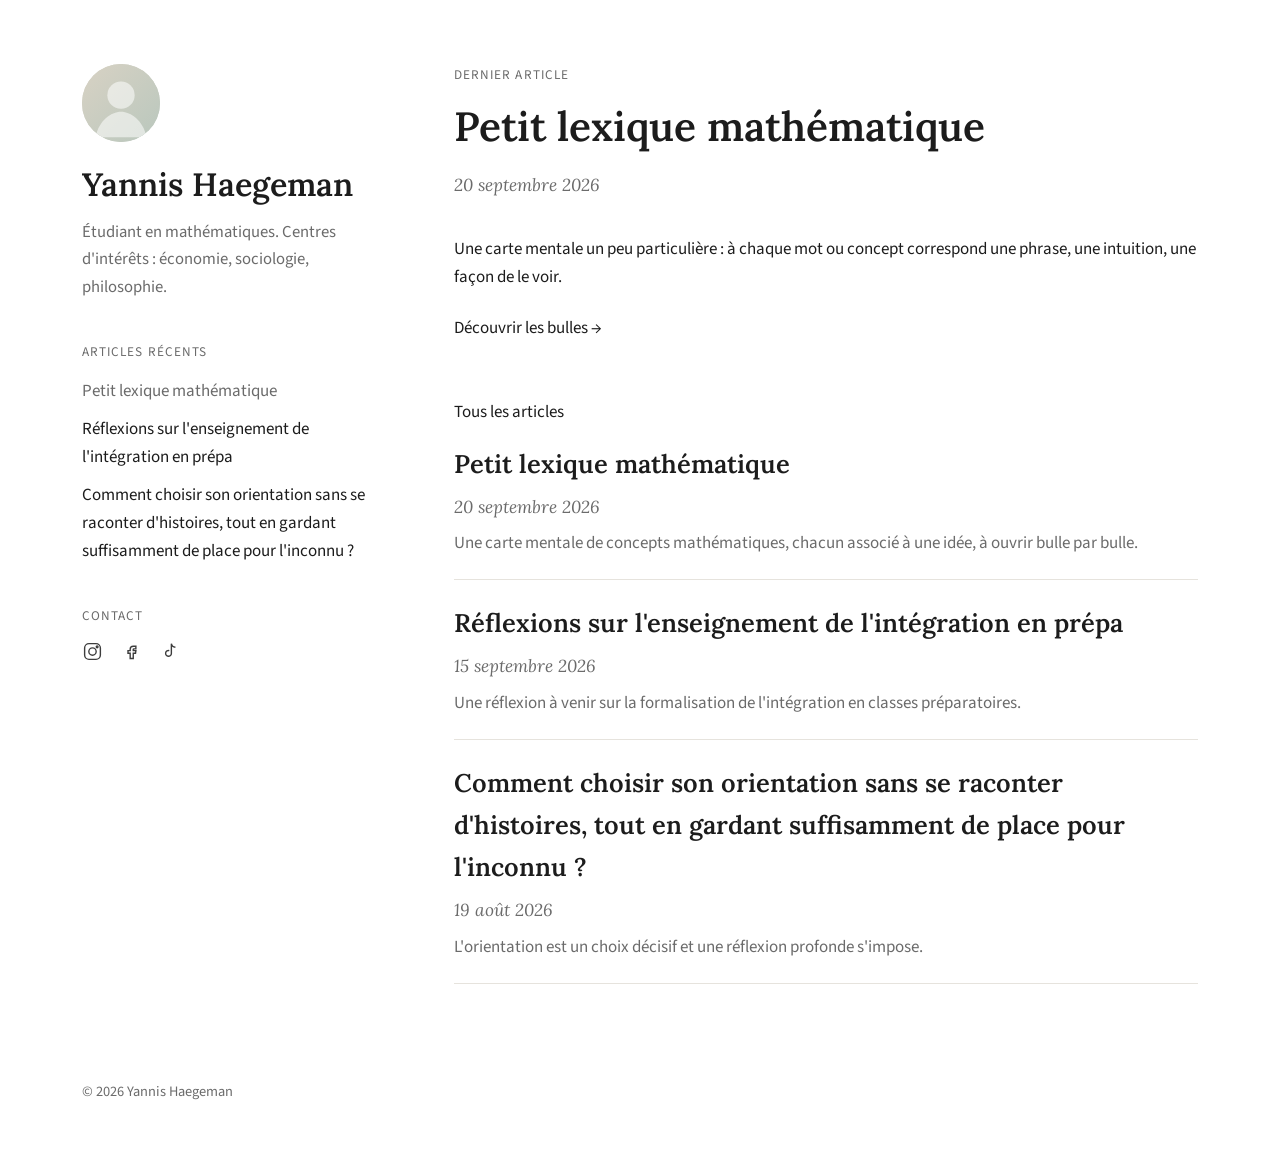
<file: index.html>
<!DOCTYPE html>
<html lang="fr">
<head>
<meta charset="UTF-8">
<title>Yannis Haegeman — Blog</title>
<meta name="viewport" content="width=device-width, initial-scale=1">
<meta name="description" content="Réflexions sur l'orientation, les mathématiques et l'enseignement.">
<link rel="preconnect" href="https://fonts.googleapis.com">
<link rel="preconnect" href="https://fonts.gstatic.com" crossorigin>
<link href="https://fonts.googleapis.com/css2?family=Lora:ital,wght@0,400;0,500;0,600;1,400&family=Source+Sans+3:wght@400;500&display=swap" rel="stylesheet">
<link rel="stylesheet" href="/assets/css/style.css">
</head>
<body>
<div class="layout">

  <aside class="sidebar">
    <div class="avatar"><img src="/assets/img/avatar-placeholder.svg" alt="Photo de Yannis Haegeman"></div>
    <h1>Yannis Haegeman</h1>
    <p class="bio">Étudiant en mathématiques. Centres d'intérêts : économie, sociologie, philosophie.</p>

    <p class="section-label">Articles récents</p>
    <ul class="post-list">
      <li><a href="/articles/lexique-mathematique" class="current">Petit lexique mathématique</a></li>
      <li><a href="/articles/reflexions-integration-prepa">Réflexions sur l'enseignement de l'intégration en prépa</a></li>
      <li><a href="/articles/comment-choisir-son-orientation">Comment choisir son orientation sans se raconter d'histoires, tout en gardant suffisamment de place pour l'inconnu ?</a></li>
    </ul>

    <p class="section-label">Contact</p>
    <div class="contact-icons">
      <a href="#" aria-label="Instagram">
        <svg viewBox="0 0 24 24" fill="none" stroke="currentColor" stroke-width="1.6"><rect x="3" y="3" width="18" height="18" rx="5"/><circle cx="12" cy="12" r="4.2"/><circle cx="17.3" cy="6.7" r="1"/></svg>
      </a>
      <a href="#" aria-label="Facebook">
        <svg viewBox="0 0 24 24" fill="none" stroke="currentColor" stroke-width="1.6"><path d="M14 9h3V6h-3c-2 0-3.5 1.5-3.5 3.5V11H8v3h2.5v6H14v-6h2.6l.4-3H14V9.8c0-.5.3-.8.8-.8Z"/></svg>
      </a>
      <a href="#" aria-label="TikTok">
        <svg viewBox="0 0 24 24" fill="none" stroke="currentColor" stroke-width="1.6"><path d="M13 3v11.2a3.3 3.3 0 1 1-2.4-3.2M13 3c.4 2.4 2.1 4 4.6 4.2"/></svg>
      </a>
    </div>
  </aside>

  <main class="content">
    <p class="eyebrow">Dernier article</p>
    <h2 class="post-title">Petit lexique mathématique</h2>
    <p class="post-date">20 septembre 2026</p>

    <div class="post-body">
      <p>Une carte mentale un peu particulière&nbsp;: à chaque mot ou concept correspond une phrase, une intuition, une façon de le voir.</p>
      <p><a href="/articles/lexique-mathematique">Découvrir les bulles →</a></p>
    </div>

    <p class="section-label" style="margin-top: 56px;">Tous les articles</p>
    <ul class="post-list-full">
      <li>
        <h3><a href="/articles/lexique-mathematique">Petit lexique mathématique</a></h3>
        <p class="post-date" style="margin-bottom:0;">20 septembre 2026</p>
        <p class="excerpt">Une carte mentale de concepts mathématiques, chacun associé à une idée, à ouvrir bulle par bulle.</p>
      </li>
      <li>
        <h3><a href="/articles/reflexions-integration-prepa">Réflexions sur l'enseignement de l'intégration en prépa</a></h3>
        <p class="post-date" style="margin-bottom:0;">15 septembre 2026</p>
        <p class="excerpt">Une réflexion à venir sur la formalisation de l'intégration en classes préparatoires.</p>
      </li>
      <li>
        <h3><a href="/articles/comment-choisir-son-orientation">Comment choisir son orientation sans se raconter d'histoires, tout en gardant suffisamment de place pour l'inconnu ?</a></h3>
        <p class="post-date" style="margin-bottom:0;">19 août 2026</p>
        <p class="excerpt">L'orientation est un choix décisif et une réflexion profonde s'impose.</p>
      </li>
    </ul>
  </main>

</div>

<footer class="site-footer">© 2026 Yannis Haegeman</footer>
</body>
</html>
</file>
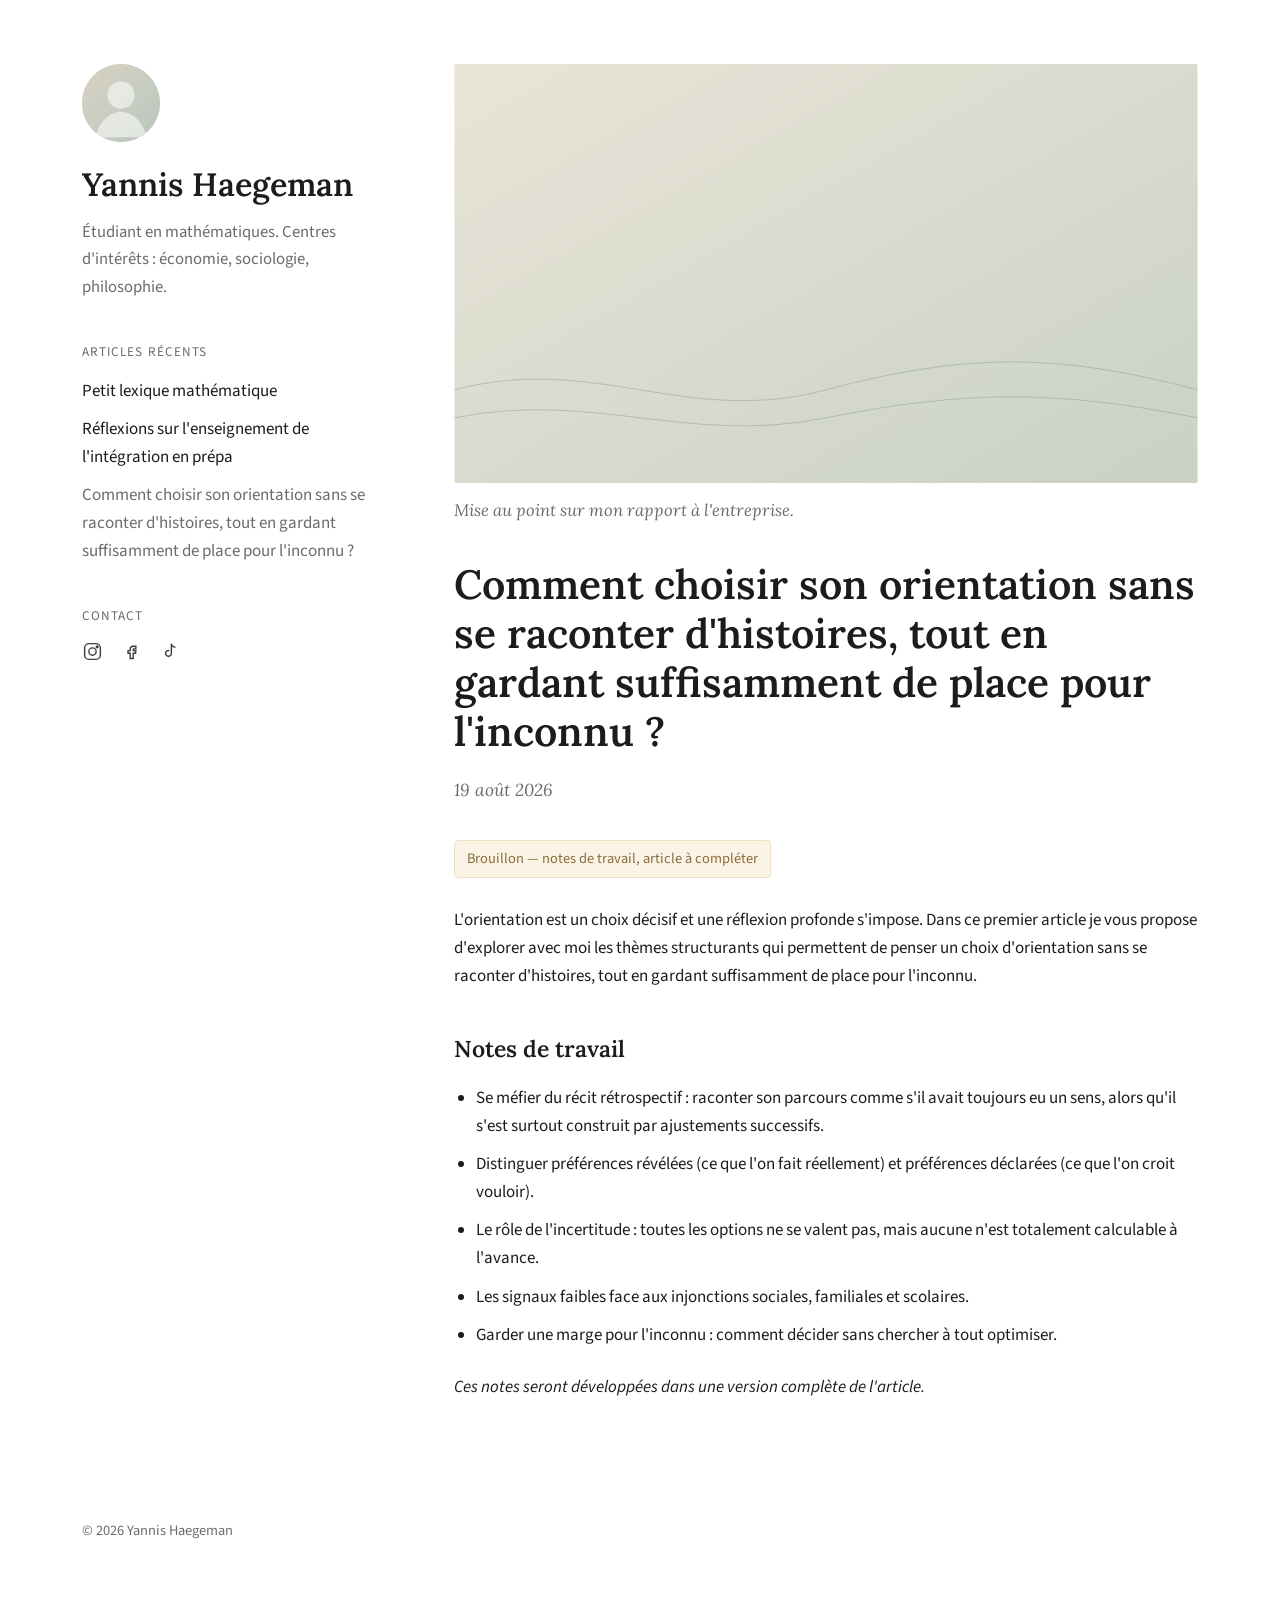
<file: articles/comment-choisir-son-orientation.html>
<!DOCTYPE html>
<html lang="fr">
<head>
<meta charset="UTF-8">
<title>Comment choisir son orientation sans se raconter d'histoires — Yannis Haegeman</title>
<meta name="viewport" content="width=device-width, initial-scale=1">
<meta name="description" content="L'orientation est un choix décisif et une réflexion profonde s'impose.">
<link rel="preconnect" href="https://fonts.googleapis.com">
<link rel="preconnect" href="https://fonts.gstatic.com" crossorigin>
<link href="https://fonts.googleapis.com/css2?family=Lora:ital,wght@0,400;0,500;0,600;1,400&family=Source+Sans+3:wght@400;500&display=swap" rel="stylesheet">
<link rel="stylesheet" href="/assets/css/style.css">
</head>
<body>
<div class="layout">

  <aside class="sidebar">
    <div class="avatar"><img src="/assets/img/avatar-placeholder.svg" alt="Photo de Yannis Haegeman"></div>
    <h1>Yannis Haegeman</h1>
    <p class="bio">Étudiant en mathématiques. Centres d'intérêts : économie, sociologie, philosophie.</p>

    <p class="section-label">Articles récents</p>
    <ul class="post-list">
      <li><a href="/articles/lexique-mathematique">Petit lexique mathématique</a></li>
      <li><a href="/articles/reflexions-integration-prepa">Réflexions sur l'enseignement de l'intégration en prépa</a></li>
      <li><a href="/articles/comment-choisir-son-orientation" class="current">Comment choisir son orientation sans se raconter d'histoires, tout en gardant suffisamment de place pour l'inconnu ?</a></li>
    </ul>

    <p class="section-label">Contact</p>
    <div class="contact-icons">
      <a href="#" aria-label="Instagram">
        <svg viewBox="0 0 24 24" fill="none" stroke="currentColor" stroke-width="1.6"><rect x="3" y="3" width="18" height="18" rx="5"/><circle cx="12" cy="12" r="4.2"/><circle cx="17.3" cy="6.7" r="1"/></svg>
      </a>
      <a href="#" aria-label="Facebook">
        <svg viewBox="0 0 24 24" fill="none" stroke="currentColor" stroke-width="1.6"><path d="M14 9h3V6h-3c-2 0-3.5 1.5-3.5 3.5V11H8v3h2.5v6H14v-6h2.6l.4-3H14V9.8c0-.5.3-.8.8-.8Z"/></svg>
      </a>
      <a href="#" aria-label="TikTok">
        <svg viewBox="0 0 24 24" fill="none" stroke="currentColor" stroke-width="1.6"><path d="M13 3v11.2a3.3 3.3 0 1 1-2.4-3.2M13 3c.4 2.4 2.1 4 4.6 4.2"/></svg>
      </a>
    </div>
  </aside>

  <main class="content">
    <div class="hero"><img src="/assets/img/hero-orientation.svg" alt=""></div>
    <p class="hero-caption">Mise au point sur mon rapport à l'entreprise.</p>

    <h2 class="post-title">Comment choisir son orientation sans se raconter d'histoires, tout en gardant suffisamment de place pour l'inconnu&nbsp;?</h2>
    <p class="post-date">19 août 2026</p>

    <span class="draft-note">Brouillon — notes de travail, article à compléter</span>

    <div class="post-body">
      <p>L'orientation est un choix décisif et une réflexion profonde s'impose. Dans ce premier article je vous propose d'explorer avec moi les thèmes structurants qui permettent de penser un choix d'orientation sans se raconter d'histoires, tout en gardant suffisamment de place pour l'inconnu.</p>

      <h3>Notes de travail</h3>
      <ul>
        <li>Se méfier du récit rétrospectif : raconter son parcours comme s'il avait toujours eu un sens, alors qu'il s'est surtout construit par ajustements successifs.</li>
        <li>Distinguer préférences révélées (ce que l'on fait réellement) et préférences déclarées (ce que l'on croit vouloir).</li>
        <li>Le rôle de l'incertitude : toutes les options ne se valent pas, mais aucune n'est totalement calculable à l'avance.</li>
        <li>Les signaux faibles face aux injonctions sociales, familiales et scolaires.</li>
        <li>Garder une marge pour l'inconnu : comment décider sans chercher à tout optimiser.</li>
      </ul>

      <p><em>Ces notes seront développées dans une version complète de l'article.</em></p>
    </div>
  </main>

</div>

<footer class="site-footer">© 2026 Yannis Haegeman</footer>
</body>
</html>
</file>
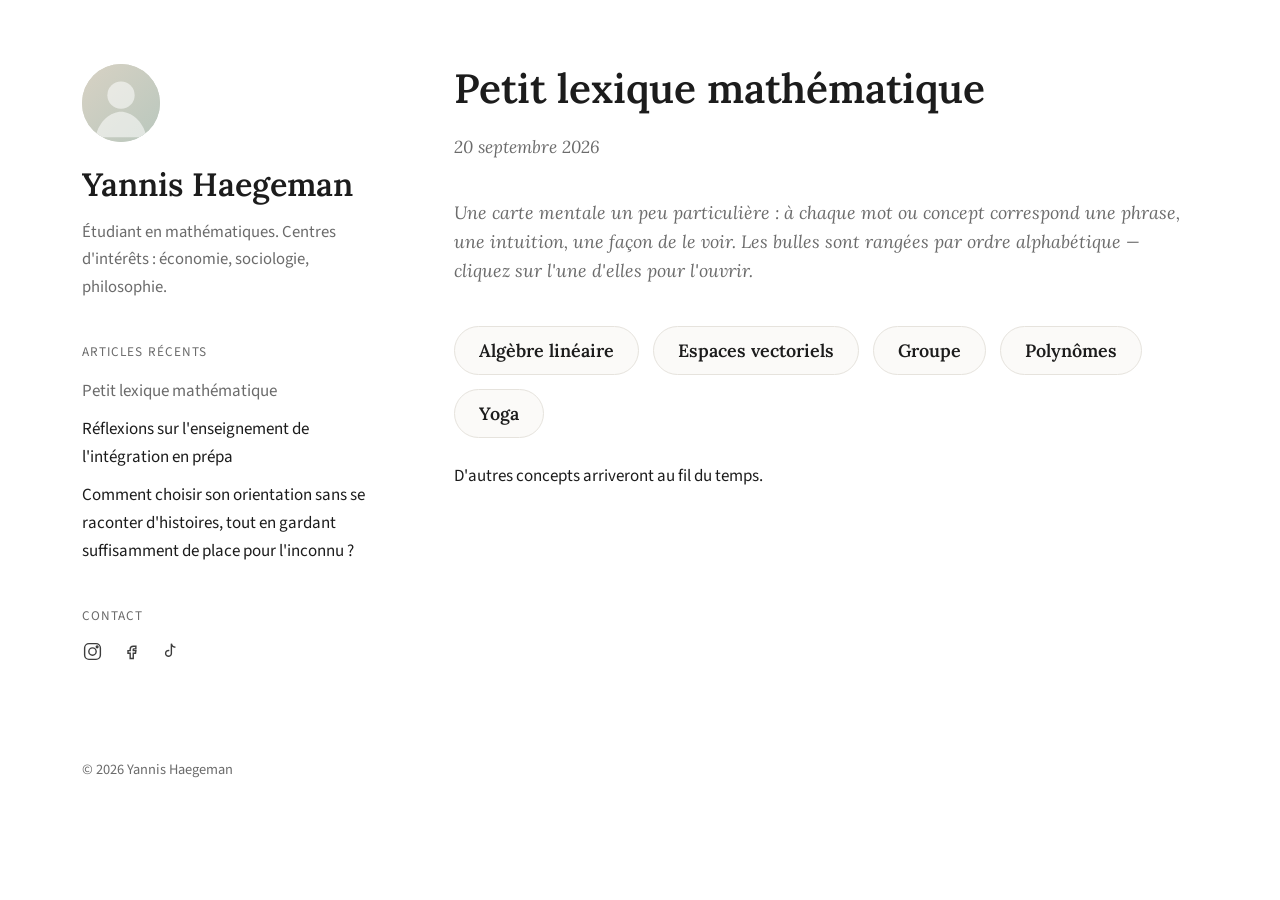
<file: articles/lexique-mathematique.html>
<!DOCTYPE html>
<html lang="fr">
<head>
<meta charset="UTF-8">
<title>Petit lexique mathématique — Yannis Haegeman</title>
<meta name="viewport" content="width=device-width, initial-scale=1">
<meta name="description" content="Une carte mentale où chaque concept mathématique est associé à une idée.">
<link rel="preconnect" href="https://fonts.googleapis.com">
<link rel="preconnect" href="https://fonts.gstatic.com" crossorigin>
<link href="https://fonts.googleapis.com/css2?family=Lora:ital,wght@0,400;0,500;0,600;1,400&family=Source+Sans+3:wght@400;500&display=swap" rel="stylesheet">
<link rel="stylesheet" href="/assets/css/style.css">
</head>
<body>
<div class="layout">

  <aside class="sidebar">
    <div class="avatar"><img src="/assets/img/avatar-placeholder.svg" alt="Photo de Yannis Haegeman"></div>
    <h1>Yannis Haegeman</h1>
    <p class="bio">Étudiant en mathématiques. Centres d'intérêts : économie, sociologie, philosophie.</p>

    <p class="section-label">Articles récents</p>
    <ul class="post-list">
      <li><a href="/articles/lexique-mathematique" class="current">Petit lexique mathématique</a></li>
      <li><a href="/articles/reflexions-integration-prepa">Réflexions sur l'enseignement de l'intégration en prépa</a></li>
      <li><a href="/articles/comment-choisir-son-orientation">Comment choisir son orientation sans se raconter d'histoires, tout en gardant suffisamment de place pour l'inconnu ?</a></li>
    </ul>

    <p class="section-label">Contact</p>
    <div class="contact-icons">
      <a href="#" aria-label="Instagram">
        <svg viewBox="0 0 24 24" fill="none" stroke="currentColor" stroke-width="1.6"><rect x="3" y="3" width="18" height="18" rx="5"/><circle cx="12" cy="12" r="4.2"/><circle cx="17.3" cy="6.7" r="1"/></svg>
      </a>
      <a href="#" aria-label="Facebook">
        <svg viewBox="0 0 24 24" fill="none" stroke="currentColor" stroke-width="1.6"><path d="M14 9h3V6h-3c-2 0-3.5 1.5-3.5 3.5V11H8v3h2.5v6H14v-6h2.6l.4-3H14V9.8c0-.5.3-.8.8-.8Z"/></svg>
      </a>
      <a href="#" aria-label="TikTok">
        <svg viewBox="0 0 24 24" fill="none" stroke="currentColor" stroke-width="1.6"><path d="M13 3v11.2a3.3 3.3 0 1 1-2.4-3.2M13 3c.4 2.4 2.1 4 4.6 4.2"/></svg>
      </a>
    </div>
  </aside>

  <main class="content">
    <h2 class="post-title">Petit lexique mathématique</h2>
    <p class="post-date">20 septembre 2026</p>

    <p class="lexique-intro">Une carte mentale un peu particulière&nbsp;: à chaque mot ou concept correspond une phrase, une intuition, une façon de le voir. Les bulles sont rangées par ordre alphabétique — cliquez sur l'une d'elles pour l'ouvrir.</p>

    <ul class="bubble-grid" id="bubble-grid">
      <li><button class="bubble" data-term="Algèbre linéaire" data-definition="C'est l'étude des applications linéaires sur des espaces vectoriels de dimension finie&nbsp;; c'est plutôt l'analyse qui s'occupe de traiter des espaces vectoriels de dimension infinie.">Algèbre linéaire</button></li>
      <li><button class="bubble" data-term="Espaces vectoriels" data-definition="Généralisation de la description d'un plan en utilisant deux coordonnées.">Espaces vectoriels</button></li>
      <li><button class="bubble" data-term="Groupe" data-definition="Les groupes caractérisent l'idée même que nous nous faisons de symétrie.">Groupe</button></li>
      <li><button class="bubble" data-term="Polynômes" data-definition="Le couteau suisse du programme, avec une mention spéciale en algèbre linéaire&nbsp;: ils annoncent la fin de la réduction.">Polynômes</button></li>
      <li><button class="bubble" data-term="Yoga" data-definition="Refuser d'y apporter une explication.">Yoga</button></li>
    </ul>

    <p class="section-label" style="margin-top:8px;">D'autres concepts arriveront au fil du temps.</p>
  </main>

</div>

<div class="bubble-overlay" id="bubble-overlay">
  <div class="bubble-card" role="dialog" aria-modal="true" aria-labelledby="bubble-card-title">
    <button class="bubble-close" id="bubble-close" aria-label="Fermer">&times;</button>
    <h3 id="bubble-card-title"></h3>
    <p id="bubble-card-text"></p>
  </div>
</div>

<footer class="site-footer">© 2026 Yannis Haegeman</footer>

<script>
(function () {
  var overlay = document.getElementById('bubble-overlay');
  var titleEl = document.getElementById('bubble-card-title');
  var textEl = document.getElementById('bubble-card-text');
  var closeBtn = document.getElementById('bubble-close');

  function openBubble(bubble) {
    titleEl.textContent = bubble.getAttribute('data-term');
    textEl.innerHTML = bubble.getAttribute('data-definition');
    overlay.classList.add('is-active');
  }

  function closeBubble() {
    overlay.classList.remove('is-active');
  }

  document.querySelectorAll('.bubble').forEach(function (bubble) {
    bubble.addEventListener('click', function () { openBubble(bubble); });
  });

  closeBtn.addEventListener('click', closeBubble);
  overlay.addEventListener('click', function (e) {
    if (e.target === overlay) closeBubble();
  });
  document.addEventListener('keydown', function (e) {
    if (e.key === 'Escape') closeBubble();
  });
})();
</script>
</body>
</html>
</file>
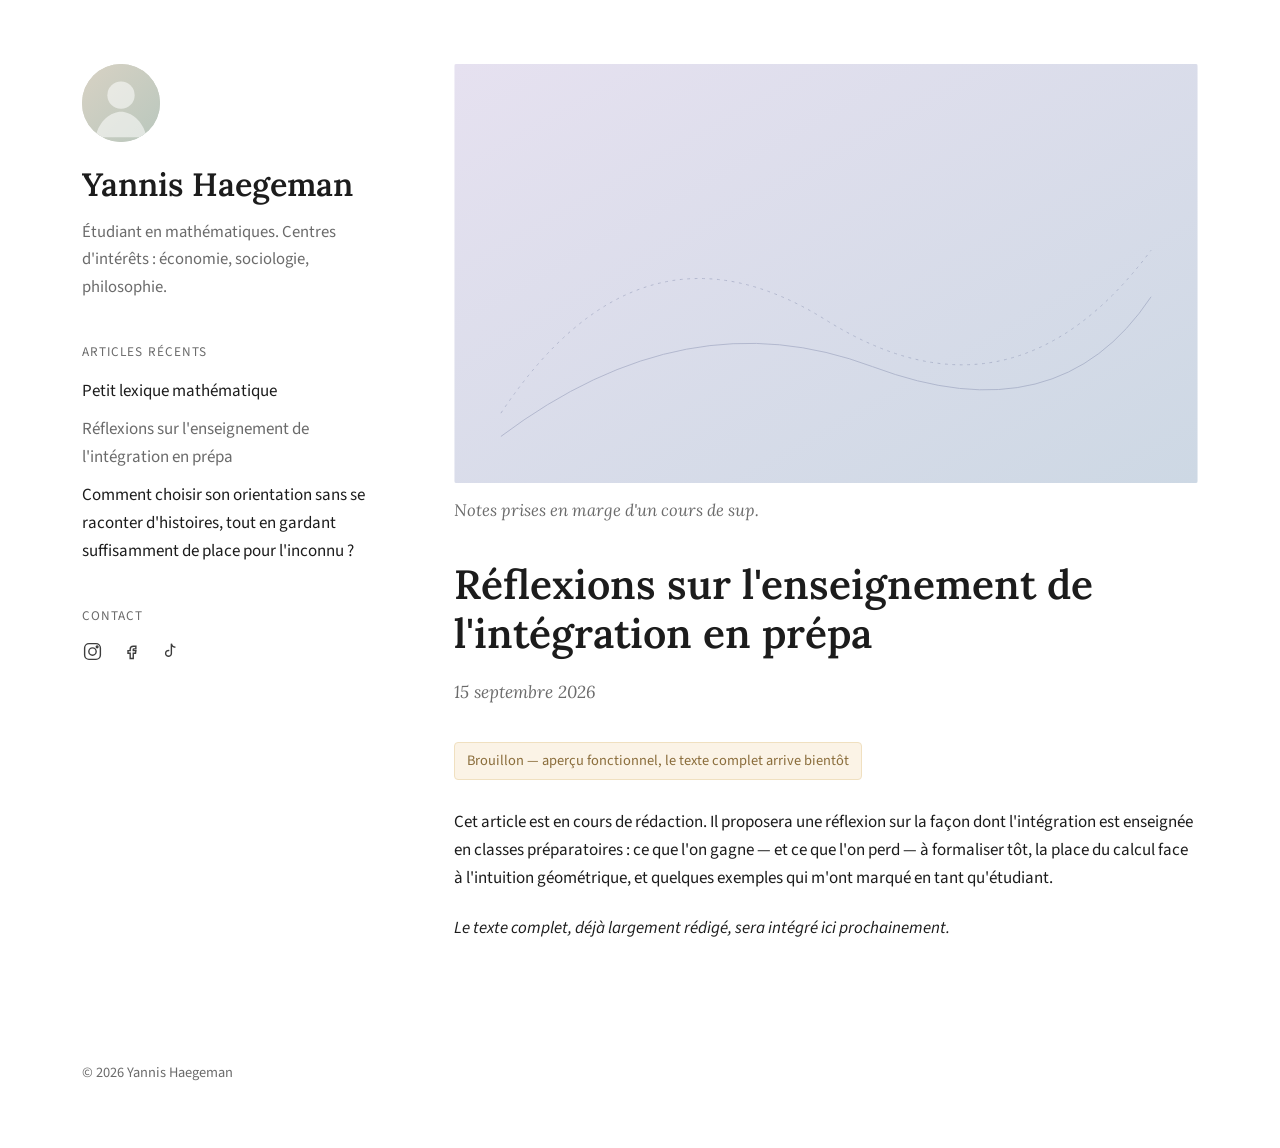
<file: articles/reflexions-integration-prepa.html>
<!DOCTYPE html>
<html lang="fr">
<head>
<meta charset="UTF-8">
<title>Réflexions sur l'enseignement de l'intégration en prépa — Yannis Haegeman</title>
<meta name="viewport" content="width=device-width, initial-scale=1">
<meta name="description" content="Une réflexion sur la façon dont l'intégration est enseignée en classes préparatoires.">
<link rel="preconnect" href="https://fonts.googleapis.com">
<link rel="preconnect" href="https://fonts.gstatic.com" crossorigin>
<link href="https://fonts.googleapis.com/css2?family=Lora:ital,wght@0,400;0,500;0,600;1,400&family=Source+Sans+3:wght@400;500&display=swap" rel="stylesheet">
<link rel="stylesheet" href="/assets/css/style.css">
</head>
<body>
<div class="layout">

  <aside class="sidebar">
    <div class="avatar"><img src="/assets/img/avatar-placeholder.svg" alt="Photo de Yannis Haegeman"></div>
    <h1>Yannis Haegeman</h1>
    <p class="bio">Étudiant en mathématiques. Centres d'intérêts : économie, sociologie, philosophie.</p>

    <p class="section-label">Articles récents</p>
    <ul class="post-list">
      <li><a href="/articles/lexique-mathematique">Petit lexique mathématique</a></li>
      <li><a href="/articles/reflexions-integration-prepa" class="current">Réflexions sur l'enseignement de l'intégration en prépa</a></li>
      <li><a href="/articles/comment-choisir-son-orientation">Comment choisir son orientation sans se raconter d'histoires, tout en gardant suffisamment de place pour l'inconnu ?</a></li>
    </ul>

    <p class="section-label">Contact</p>
    <div class="contact-icons">
      <a href="#" aria-label="Instagram">
        <svg viewBox="0 0 24 24" fill="none" stroke="currentColor" stroke-width="1.6"><rect x="3" y="3" width="18" height="18" rx="5"/><circle cx="12" cy="12" r="4.2"/><circle cx="17.3" cy="6.7" r="1"/></svg>
      </a>
      <a href="#" aria-label="Facebook">
        <svg viewBox="0 0 24 24" fill="none" stroke="currentColor" stroke-width="1.6"><path d="M14 9h3V6h-3c-2 0-3.5 1.5-3.5 3.5V11H8v3h2.5v6H14v-6h2.6l.4-3H14V9.8c0-.5.3-.8.8-.8Z"/></svg>
      </a>
      <a href="#" aria-label="TikTok">
        <svg viewBox="0 0 24 24" fill="none" stroke="currentColor" stroke-width="1.6"><path d="M13 3v11.2a3.3 3.3 0 1 1-2.4-3.2M13 3c.4 2.4 2.1 4 4.6 4.2"/></svg>
      </a>
    </div>
  </aside>

  <main class="content">
    <div class="hero"><img src="/assets/img/hero-integration.svg" alt=""></div>
    <p class="hero-caption">Notes prises en marge d'un cours de sup.</p>

    <h2 class="post-title">Réflexions sur l'enseignement de l'intégration en prépa</h2>
    <p class="post-date">15 septembre 2026</p>

    <span class="draft-note">Brouillon — aperçu fonctionnel, le texte complet arrive bientôt</span>

    <div class="post-body">
      <p>Cet article est en cours de rédaction. Il proposera une réflexion sur la façon dont l'intégration est enseignée en classes préparatoires&nbsp;: ce que l'on gagne — et ce que l'on perd — à formaliser tôt, la place du calcul face à l'intuition géométrique, et quelques exemples qui m'ont marqué en tant qu'étudiant.</p>
      <p><em>Le texte complet, déjà largement rédigé, sera intégré ici prochainement.</em></p>
    </div>
  </main>

</div>

<footer class="site-footer">© 2026 Yannis Haegeman</footer>
</body>
</html>
</file>
<file: assets/css/style.css>
/* ---------------------------------------------------------
   Blog de Yannis Haegeman — feuille de style partagée
   --------------------------------------------------------- */

:root {
  --text: #1c1c1c;
  --text-muted: #6b6b6b;
  --border: #e6e3dd;
  --bg: #ffffff;
  --bg-sidebar: #fbfaf8;
  --accent: #1c1c1c;
  --max-width: 1180px;
  --sidebar-width: 300px;
  --serif: "Lora", Georgia, "Times New Roman", serif;
  --sans: "Source Sans 3", -apple-system, BlinkMacSystemFont, "Segoe UI", sans-serif;
}

* { box-sizing: border-box; }

html, body {
  margin: 0;
  padding: 0;
  background: var(--bg);
  color: var(--text);
  font-family: var(--sans);
  font-size: 17px;
  line-height: 1.65;
  -webkit-font-smoothing: antialiased;
}

a { color: inherit; text-decoration: none; }
a:hover { text-decoration: underline; }

img { max-width: 100%; display: block; }

.layout {
  max-width: var(--max-width);
  margin: 0 auto;
  padding: 64px 32px 96px;
  display: grid;
  grid-template-columns: var(--sidebar-width) 1fr;
  gap: 72px;
  align-items: start;
}

/* ---------- Sidebar ---------- */

.sidebar {
  position: sticky;
  top: 64px;
}

.sidebar .avatar {
  width: 78px;
  height: 78px;
  border-radius: 50%;
  overflow: hidden;
  background: linear-gradient(135deg, #d8d2c4, #b9c7bd);
  margin-bottom: 24px;
}

.sidebar .avatar img {
  width: 100%;
  height: 100%;
  object-fit: cover;
}

.sidebar h1 {
  font-family: var(--serif);
  font-weight: 600;
  font-size: 1.9rem;
  margin: 0 0 14px;
  line-height: 1.2;
}

.sidebar .bio {
  color: var(--text-muted);
  font-size: 0.98rem;
  margin: 0 0 40px;
}

.sidebar .section-label {
  text-transform: uppercase;
  letter-spacing: 0.08em;
  font-size: 0.78rem;
  color: var(--text-muted);
  margin: 0 0 14px;
}

.sidebar .post-list {
  list-style: none;
  margin: 0 0 40px;
  padding: 0;
}

.sidebar .post-list li {
  margin-bottom: 10px;
}

.sidebar .post-list a {
  font-size: 1rem;
  border-bottom: 1px solid transparent;
}

.sidebar .post-list a:hover {
  text-decoration: none;
  border-bottom-color: var(--text);
}

.sidebar .post-list a.current {
  color: var(--text-muted);
  pointer-events: none;
}

.sidebar .contact-icons {
  display: flex;
  gap: 18px;
}

.sidebar .contact-icons a {
  color: var(--text);
  opacity: 0.85;
}

.sidebar .contact-icons a:hover {
  opacity: 1;
}

.sidebar .contact-icons svg {
  width: 21px;
  height: 21px;
  display: block;
}

/* ---------- Content ---------- */

.content .hero {
  width: 100%;
  aspect-ratio: 16 / 9;
  border-radius: 2px;
  margin-bottom: 14px;
  overflow: hidden;
}

.content .hero img {
  width: 100%;
  height: 100%;
  object-fit: cover;
}

.content .hero-caption {
  font-family: var(--serif);
  font-style: italic;
  color: var(--text-muted);
  font-size: 0.98rem;
  margin: 0 0 36px;
}

.content .eyebrow {
  text-transform: uppercase;
  letter-spacing: 0.08em;
  font-size: 0.78rem;
  color: var(--text-muted);
  margin: 0 0 16px;
}

.content h2.post-title {
  font-family: var(--serif);
  font-weight: 600;
  font-size: 2.4rem;
  line-height: 1.2;
  margin: 0 0 20px;
}

.content .post-date {
  font-family: var(--serif);
  font-style: italic;
  color: var(--text-muted);
  font-size: 1.02rem;
  margin: 0 0 36px;
}

.content .post-body p {
  margin: 0 0 22px;
}

.content .post-body h3 {
  font-family: var(--serif);
  font-size: 1.35rem;
  font-weight: 600;
  margin: 40px 0 16px;
}

.content .post-body ul,
.content .post-body ol {
  margin: 0 0 24px;
  padding-left: 22px;
}

.content .post-body li {
  margin-bottom: 10px;
}

.content .draft-note {
  display: inline-block;
  font-size: 0.85rem;
  color: #8a6d3b;
  background: #fbf3e6;
  border: 1px solid #f0e0c0;
  padding: 6px 12px;
  border-radius: 4px;
  margin-bottom: 28px;
}

.content .post-list-full {
  list-style: none;
  margin: 0;
  padding: 0;
}

.content .post-list-full li {
  padding: 22px 0;
  border-bottom: 1px solid var(--border);
}

.content .post-list-full li:first-child {
  padding-top: 0;
}

.content .post-list-full h3 {
  font-family: var(--serif);
  font-weight: 600;
  font-size: 1.5rem;
  margin: 0 0 8px;
}

.content .post-list-full .excerpt {
  color: var(--text-muted);
  margin: 8px 0 0;
}

footer.site-footer {
  max-width: var(--max-width);
  margin: 0 auto;
  padding: 0 32px 64px;
  color: var(--text-muted);
  font-size: 0.85rem;
}

/* ---------- Responsive ---------- */

@media (max-width: 820px) {
  .layout {
    grid-template-columns: 1fr;
    gap: 40px;
    padding: 40px 20px 72px;
  }
  .sidebar { position: static; }
  .content h2.post-title { font-size: 1.9rem; }
}

/* ---------- Lexique / bulles ---------- */

.lexique-intro {
  font-family: var(--serif);
  font-style: italic;
  color: var(--text-muted);
  font-size: 1.05rem;
  margin: 0 0 40px;
  max-width: 46em;
}

.bubble-grid {
  display: flex;
  flex-wrap: wrap;
  gap: 14px;
  margin: 0 0 24px;
  padding: 0;
  list-style: none;
}

.bubble {
  font-family: var(--serif);
  font-weight: 600;
  font-size: 1.05rem;
  color: var(--text);
  background: var(--bg-sidebar);
  border: 1px solid var(--border);
  border-radius: 999px;
  padding: 12px 24px;
  cursor: pointer;
  transition: transform 0.15s ease, background 0.15s ease, box-shadow 0.15s ease;
  -webkit-tap-highlight-color: transparent;
}

.bubble:hover,
.bubble:focus-visible {
  background: #f1efe7;
  transform: translateY(-2px);
  box-shadow: 0 6px 16px rgba(28, 28, 28, 0.08);
  outline: none;
}

.bubble-overlay {
  position: fixed;
  inset: 0;
  background: rgba(20, 19, 16, 0.55);
  display: flex;
  align-items: center;
  justify-content: center;
  padding: 24px;
  opacity: 0;
  pointer-events: none;
  transition: opacity 0.2s ease;
  z-index: 100;
}

.bubble-overlay.is-active {
  opacity: 1;
  pointer-events: auto;
}

.bubble-card {
  position: relative;
  background: #fffdf9;
  width: 100%;
  max-width: 560px;
  border-radius: 22px;
  padding: 48px 44px;
  box-shadow: 0 30px 70px rgba(0, 0, 0, 0.28);
  transform: scale(0.9) translateY(10px);
  transition: transform 0.22s ease;
}

.bubble-overlay.is-active .bubble-card {
  transform: scale(1) translateY(0);
}

.bubble-card .bubble-close {
  position: absolute;
  top: 18px;
  right: 20px;
  border: none;
  background: none;
  font-size: 1.6rem;
  line-height: 1;
  color: var(--text-muted);
  cursor: pointer;
  padding: 4px 8px;
}

.bubble-card .bubble-close:hover {
  color: var(--text);
}

.bubble-card h3 {
  font-family: var(--serif);
  font-weight: 600;
  font-size: 2.1rem;
  margin: 0 0 20px;
  line-height: 1.15;
}

.bubble-card p {
  font-size: 1.15rem;
  line-height: 1.6;
  margin: 0;
}

@media (max-width: 600px) {
  .bubble-card { padding: 36px 26px; }
  .bubble-card h3 { font-size: 1.7rem; }
}
</file>
